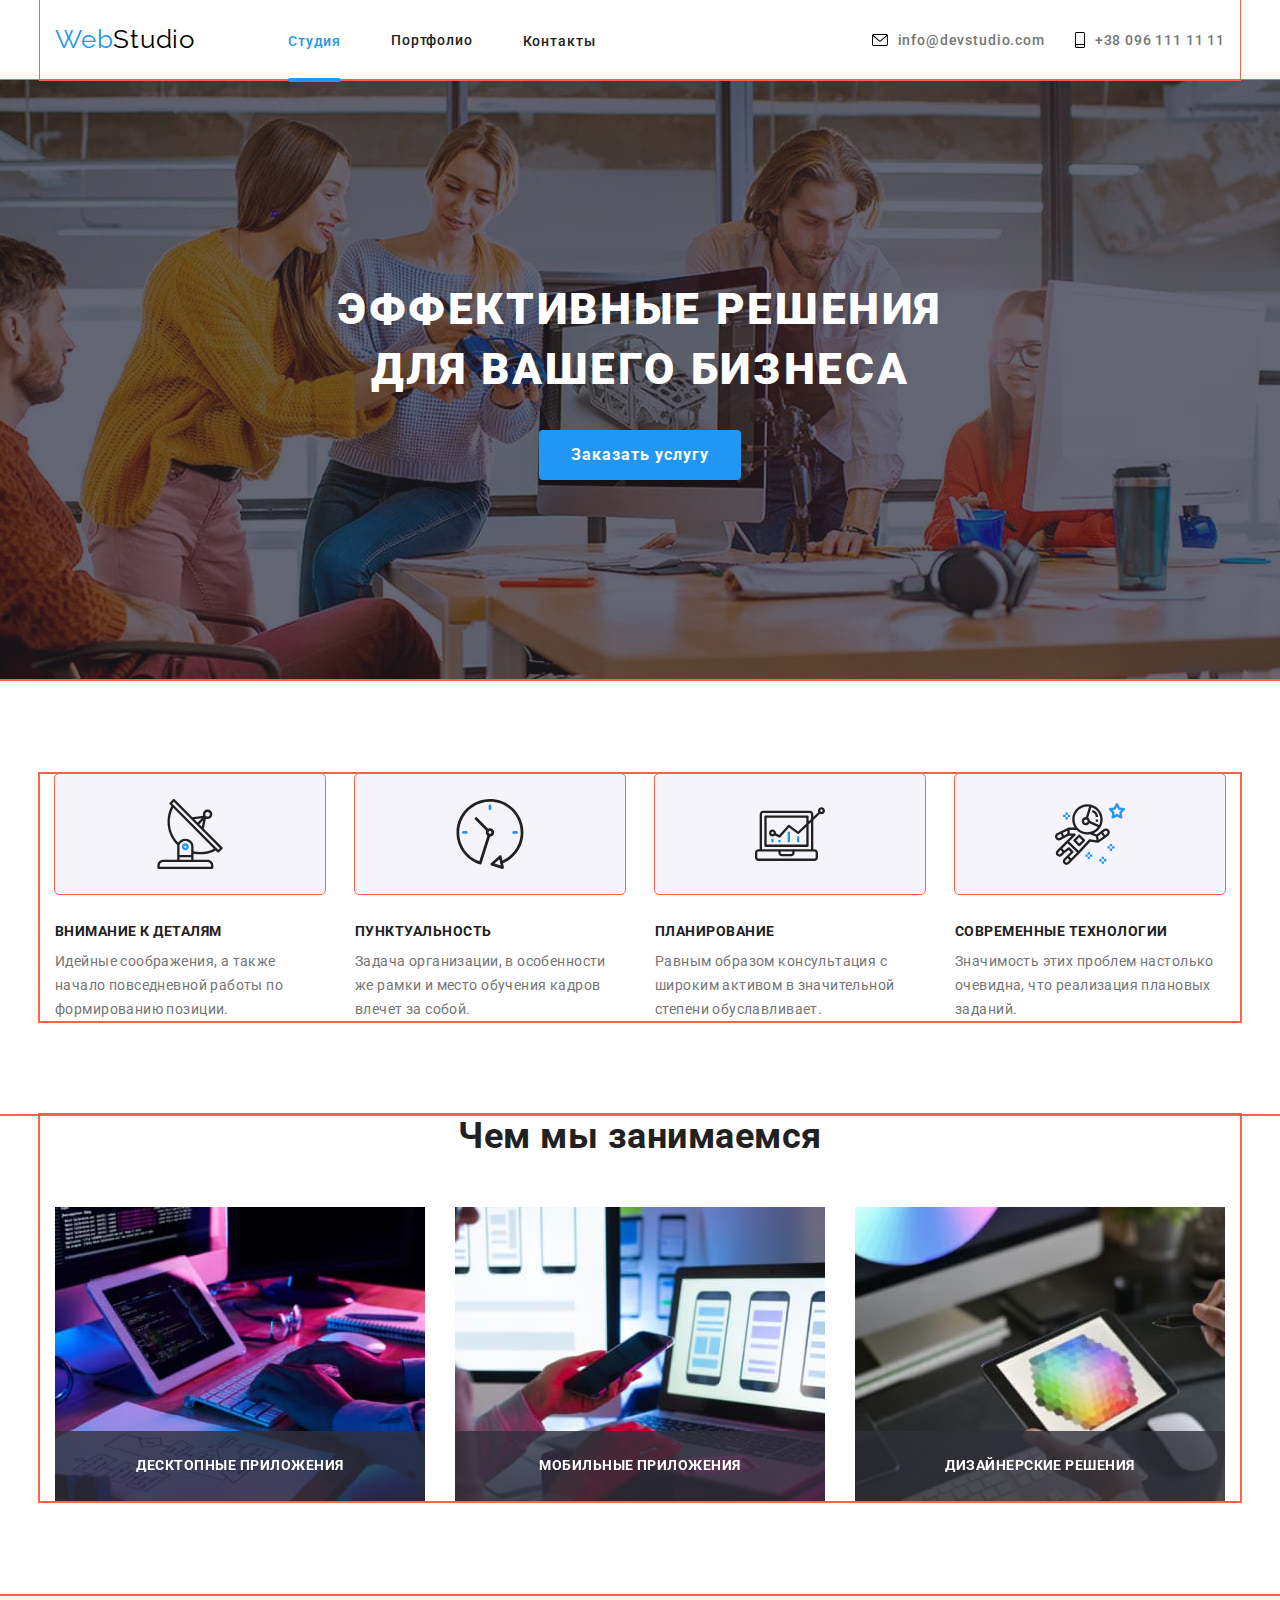
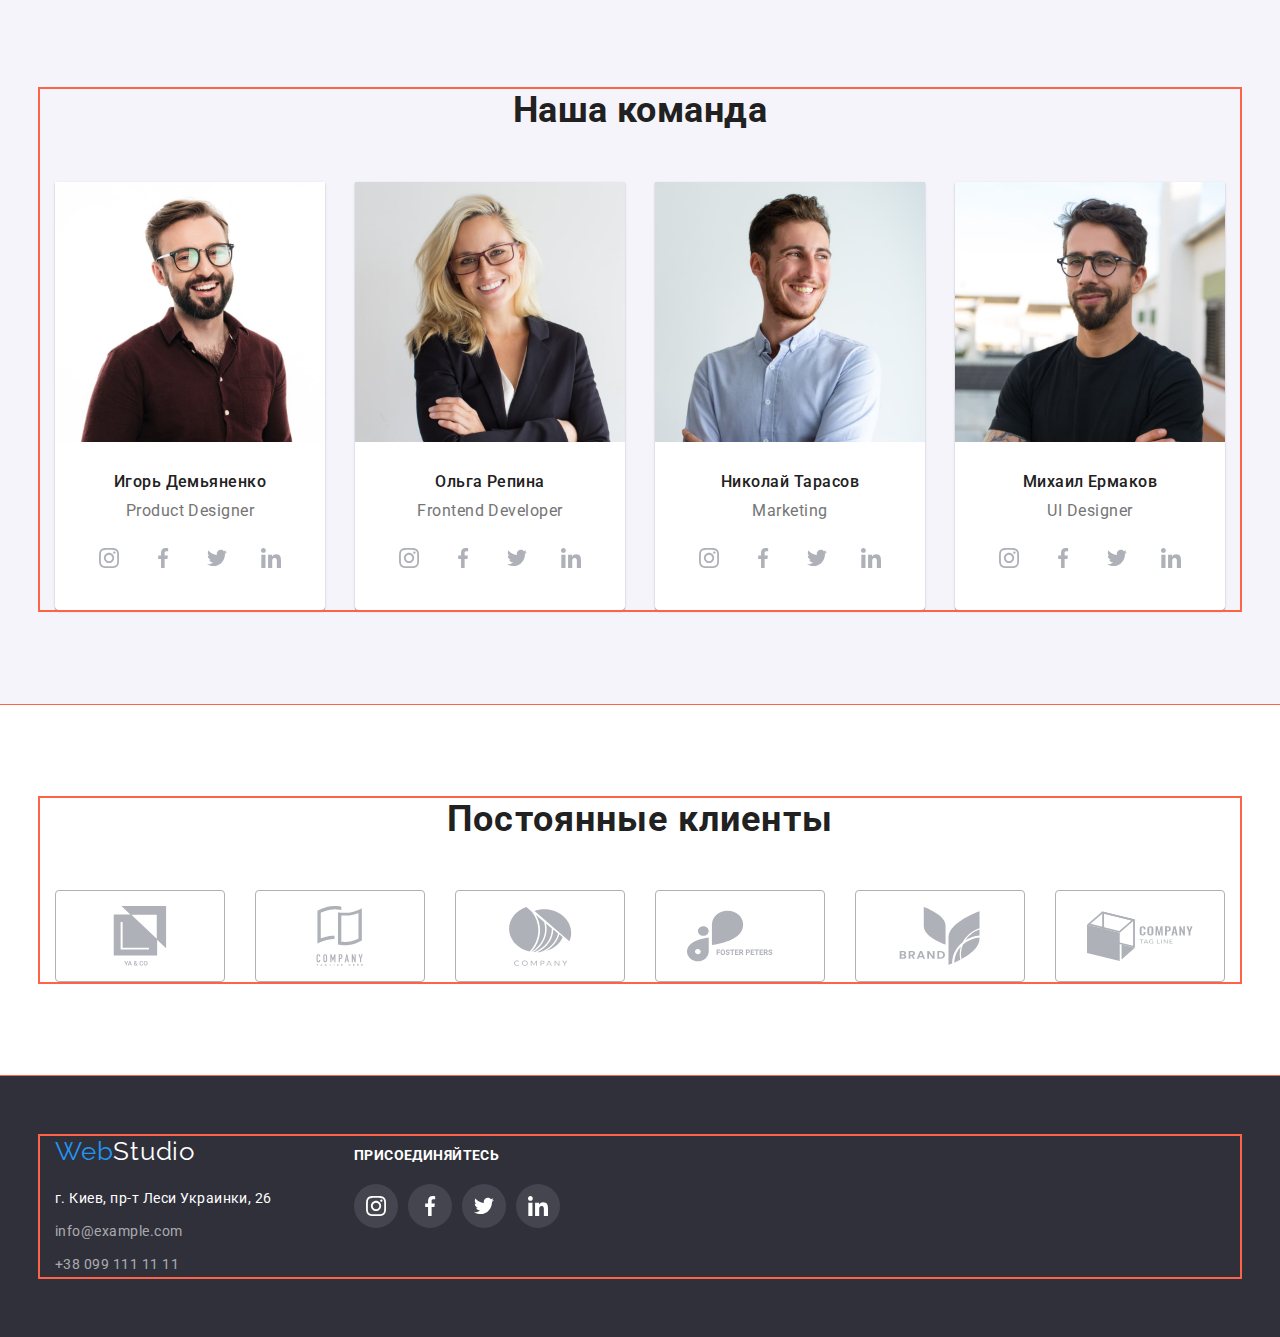
<file: index.html>
<!DOCTYPE html>
<html lang="ru">
<head>
    <meta charset="UTF-8">
    <meta http-equiv="X-UA-Compatible" content="IE=edge">
    <meta name="viewport" content="width=device-width, initial-scale=1.0">
    <title>Главная</title>
    <link rel="stylesheet" href="https://cdnjs.cloudflare.com/ajax/libs/modern-normalize/1.1.0/modern-normalize.min.css" integrity="sha512-wpPYUAdjBVSE4KJnH1VR1HeZfpl1ub8YT/NKx4PuQ5NmX2tKuGu6U/JRp5y+Y8XG2tV+wKQpNHVUX03MfMFn9Q==" crossorigin="anonymous" referrerpolicy="no-referrer" />
    <link rel="preconnect" href="https://fonts.googleapis.com">
    <link rel="preconnect" href="https://fonts.gstatic.com" crossorigin>
    <link href="https://fonts.googleapis.com/css2?family=Raleway:ital,wght@0,700;1,700&family=Roboto:ital,wght@0,400;0,500;0,700;0,900;1,400;1,500;1,700;1,900&display=swap" rel="stylesheet">
    <link rel="stylesheet" href="./css/styles.css">
</head>
<body>
<!---------- шапка сайта ----------->
    <header class="header">
        <div class="container">
            <a href="./index.html" class="logo"><span class="logo-blue">Web</span><span class="logo-black">Studio</span></a>
            <nav class="block-nav">
                <ul class="site-nav">
                    <li class="header-relative"><a href="./index.html" class="link studiya first">Студия</li>
                    <li class="link-pf-main"><a href="./portfolio.html" class="link portfolio portfolio-head">Портфолио</a></li>
                    <li><a href="#" class="link contacts">Контакты</a></li>
                </ul>
            </nav>
            <ul class="mail-tel">
                <li class="link-mail">
                    <a href="mailto:info@devstudio.com" class="link mail"><svg width="16px" height="12px" class="link-evenlope">
                        <use href="./images/svg/sprite.svg#icon-envelope"></use>
                    </svg>info@devstudio.com</a>
                </li>
                <li class="link-tel">
                    <a href="tel:+380961111111" class="link tel"><svg width="10px" height="16px" class="link-smartphone">
                        <use href="./images/svg/sprite.svg#icon-smartphone"></use>
                    </svg>+38 096 111 11 11</a>
                </li>
            </ul>
        </div>
    </header>
<!----------- main --------------->
    <main>
            <!--Блок Заголовок-->
        <section class="block-title">
            
            <h1 class="hero">ЭФФЕКТИВНЫЕ РЕШЕНИЯ ДЛЯ ВАШЕГО БИЗНЕСА</h1>
            <button data-modal-open class="button-main" type="button">Заказать услугу</button>

            <div data-modal class="backdrop is-hidden">
                <div class="modal">
                    <button data-modal-close class="button-modal">
                        <svg width="11px" height="11px" class="modal-close">
                            <use href="./images/svg/sprite.svg#icon-xvector"></use>
                        </svg>
                    </button>
                </div>
            </div>

        </section>

        <!-- <button data-modal-open>Открыть модальное окно</button>

            <div class="backdrop is-hidden" data-modal>
                <div class="modal">
                    <p>Lorem ipsum dolor, sit amet consectetur adipisicing elit. Vero temporibus odit rerum, nihil adipisci consectetur ex perferendis ullam nemo et harum voluptatem architecto dolorum minima deserunt molestias magnam. Laboriosam, nobis officia! Molestiae, culpa totam quasi maxime fuga perspiciatis accusantium eaque excepturi aperiam harum dolores voluptas. Nemo similique quos porro dolor voluptatum quae, cupiditate doloribus provident.</p>
                    <button data-modal-close>Закрыть</button>
                </div>
            </div> -->

            



            <!-- акценты в работе -->
        <section class="for-business">
            <div class="container">
                <h2 class="visually-hidden title-h2">Наші особливості</h2>
                <ul class="list-s1">
                    <li class="li-s1 li-s1-1">
                        <div class="forbusiness-li-div">
                            <svg width="70px" height="70px">
                                <use href="./images/svg/sprite.svg#icon-antenna"></use>
                            </svg>
                        </div>
                        <h3 class="title-s1">Внимание к деталям</h3>
                        <p class="p-s1">Идейные соображения, а также начало повседневной работы по формированию позиции.</p>
                    </li>
                    <li class="li-s1 li-s1-2">
                        <div class="forbusiness-li-div">
                            <svg width="70px" height="70px">
                                <use href="./images/svg/sprite.svg#icon-clock"></use>
                            </svg>
                        </div>
                        <h3 class="title-s1">Пунктуальность</h3>
                        <p class="p-s1">Задача организации, в особенности же рамки и место обучения кадров влечет за собой.</p>
                    </li>
                    <li class="li-s1 li-s1-3">
                        <div class="forbusiness-li-div">
                            <svg width="70px" height="70px">
                                <use href="./images/svg/sprite.svg#icon-diagram"></use>
                            </svg>
                        </div>
                        <h3 class="title-s1">Планирование</h3>
                        <p class="p-s1">Равным образом консультация с широким активом в значительной степени обуславливает.</p>
                    </li>
                    <li class="li-s1 li-s1-4">
                        <div class="forbusiness-li-div">
                            <svg width="70px" height="70px">
                                <use href="./images/svg/sprite.svg#icon-astronaut"></use>
                            </svg>
                        </div>
                        <h3 class="title-s1">Современные технологии</h3>
                        <p class="p-s1">Значимость этих проблем настолько очевидна, что реализация плановых заданий.</p>
                    </li>
                </ul>
            </div>
        </section>
            <!-- виды работ -->
        <section class="section2">
            <div class="container">
                <h2 class="title-s2">Чем мы занимаемся</h2>
                <ul class="list-s2">
                    <li class="li-work">
                            <img src="./images/main-jpg-squoosh/box1.jpg" alt="рабочий стол листом А4" width="370">
                            <div class="desktop-div">
                                <p>Десктопные приложения</p>
                            </div>
                    </li>
                    <li class="li-work li-work-2">
                        <img src="./images/main-jpg-squoosh/box2.jpg" alt="телефон в руке и на мониторе" width="370">
                    <div class="desktop-div">
                        <p>Мобильные приложения</p>
                    </div>
                    </li>
                    <li class="li-work">
                        <img src="./images/main-jpg-squoosh/box3.jpg" alt="цветовая раскладка на планшете" width="370">
                    <div class="desktop-div">
                        <p>Дизайнерские решения</p>
                    </div>
                    </li>
                </ul>
            </div>
        </section>
            <!-- состав команды -->
        <section class="team">
            <div class="container">
                <h2 class="title-s3">Наша команда</h2>
                <ul class="list-s3">
                    <li class="team-bg">
                        <img src="./images/main-jpg-squoosh/img-1.jpg" alt="чел в бордовой рубашке" width="270">
                        <div class="team-description">
                            <h3 class="name-s3">Игорь Демьяненко</h3>
                            <p class="job-s3">Product Designer</p>
                        </div>
                        <ul class="team-soc-net">
                            <li>
                                <a class="soc-link" href="#" rel="noopener noreferrer nofollow">
                                    <svg width="20px" height="20px" class="link-insta">
                                        <use href="./images/svg/sprite.svg#icon-instagram"></use>
                                    </svg>
                                </a>
                            </li>
                            <li><a class="soc-link" href="#" rel="noopener noreferrer nofollow">
                                <svg width="20px" height="20px" class="link-fb">
                                    <use href="./images/svg/sprite.svg#icon-facebook"></use>
                                </svg>
                                </a>
                            </li>
                            <li><a class="soc-link" href="#" rel="noopener noreferrer nofollow">
                                    <svg width="20px" height="20px" class="link-tw">
                                        <use href="./images/svg/sprite.svg#icon-twitter"></use>
                                    </svg>
                                </a>
                            </li>
                            <li><a class="soc-link" href="#" rel="noopener noreferrer nofollow">
                                    <svg width="20px" height="20px" class="link-in">
                                        <use href="./images/svg/sprite.svg#icon-linkedin"></use>
                                    </svg>
                                </a>
                            </li>
                        </ul>
                    </li>
                    <li class="team-bg">
                        <img src="./images/main-jpg-squoosh/img-2-2.jpg" alt="блондинка с веснушками" width="270">
                        <div class="team-description">
                            <h3 class="name-s3">Ольга Репина</h3>
                            <p class="job-s3">Frontend Developer</p>
                        </div>
                        <ul class="team-soc-net">
                            <li>
                                    <a class="soc-link" href="#" rel="noopener noreferrer nofollow">
                                        <svg width="20px" height="20px" class="link-insta">
                                            <use href="./images/svg/sprite.svg#icon-instagram"></use>
                                        </svg>
                                    </a>
                            </li>
                            <li><a class="soc-link" href="#" rel="noopener noreferrer nofollow">
                                        <svg width="20px" height="20px" class="link-fb">
                                            <use href="./images/svg/sprite.svg#icon-facebook"></use>
                                        </svg>
                                    </a>
                            </li>
                            <li><a class="soc-link" href="#" rel="noopener noreferrer nofollow">
                                        <svg width="20px" height="20px" class="link-tw">
                                            <use href="./images/svg/sprite.svg#icon-twitter"></use>
                                        </svg>
                                    </a>
                            </li>
                            <li><a class="soc-link" href="#" rel="noopener noreferrer nofollow">
                                        <svg width="20px" height="20px" class="link-in">
                                            <use href="./images/svg/sprite.svg#icon-linkedin"></use>
                                        </svg>
                                    </a>
                                </li>
                        </ul>
                    </li>
                    <li class="team-bg">
                            <img src="./images/main-jpg-squoosh/img-3-2.jpg" alt="чел в голубой рубашке" width="270">
                            <div class="team-description">
                                <h3 class="name-s3">Николай Тарасов</h3>
                                <p class="job-s3">Marketing</p>
                            </div>
                            <ul class="team-soc-net">
                                <li>
                                    <a class="soc-link" href="#" rel="noopener noreferrer nofollow">
                                        <svg width="20px" height="20px" class="link-insta">
                                            <use href="./images/svg/sprite.svg#icon-instagram"></use>
                                        </svg>
                                    </a>
                                </li>
                                <li><a class="soc-link" href="#" rel="noopener noreferrer nofollow">
                                        <svg width="20px" height="20px" class="link-fb">
                                            <use href="./images/svg/sprite.svg#icon-facebook"></use>
                                        </svg>
                                    </a>
                                </li>
                                <li><a class="soc-link" href="#" rel="noopener noreferrer nofollow">
                                        <svg width="20px" height="20px" class="link-tw">
                                            <use href="./images/svg/sprite.svg#icon-twitter"></use>
                                        </svg>
                                    </a>
                                </li>
                                <li><a class="soc-link" href="#" rel="noopener noreferrer nofollow">
                                        <svg width="20px" height="20px" class="link-in">
                                            <use href="./images/svg/sprite.svg#icon-linkedin"></use>
                                        </svg>
                                    </a>
                                </li>
                            </ul>
                    </li>
                    <li class="team-bg">
                        <img src="./images/main-jpg-squoosh/img-4-2.jpg" alt="чел в черной футболке" width="270">
                        <div class="team-description">
                            <h3 class="name-s3">Михаил Ермаков</h3>
                            <p class="job-s3">UI Designer</p>
                        </div>
                        <ul class="team-soc-net">
                                <li>
                                    <a class="soc-link" href="#" rel="noopener noreferrer nofollow">
                                        <svg width="20px" height="20px" class="link-insta">
                                            <use href="./images/svg/sprite.svg#icon-instagram"></use>
                                        </svg>
                                    </a>
                                </li>
                                <li><a class="soc-link" href="#" rel="noopener noreferrer nofollow">
                                        <svg width="20px" height="20px" class="link-fb">
                                            <use href="./images/svg/sprite.svg#icon-facebook"></use>
                                        </svg>
                                    </a>
                                </li>
                                <li><a class="soc-link" href="#" rel="noopener noreferrer nofollow">
                                        <svg width="20px" height="20px" class="link-tw">
                                            <use href="./images/svg/sprite.svg#icon-twitter"></use>
                                        </svg>
                                    </a>
                                </li>
                                <li><a class="soc-link" href="#" rel="noopener noreferrer nofollow">
                                        <svg width="20px" height="20px" class="link-in">
                                            <use href="./images/svg/sprite.svg#icon-linkedin"></use>
                                        </svg>
                                    </a>
                                </li>
                        </ul>
                    </li>
                </ul>
            </div>
        </section>
<!-------- Постоянные клиенты --------->
        <section class="clients">
            <div class="container">
                <h2 class="main-clients">Постоянные клиенты</h2>
                <ul  class="main-clients-list">
                    <li class="main-clients-li">
                        <a href="#" rel="noopener noreferrer nofollow" class="main-clients-link">
                            <svg width="41px" height="47" class="name-company">
                                <use href="./images/svg/sprite.svg#icon-group-1">
                                </use>
                            </svg>
                        </a>
                    </li>
                    <li>
                        <a href="#" rel="noopener noreferrer nofollow" class="main-clients-link">
                            <svg  width="40px" height="52" class="name-company">
                                <use href="./images/svg/sprite.svg#icon-group-2">
                                </use>
                            </svg>
                        </a>
                    </li>
                    <li><a href="#" rel="noopener noreferrer nofollow" class="main-clients-link">
                                <svg width="44px" height="41" class="name-company">
                                    <use href="./images/svg/sprite.svg#icon-group-3">
                                    </use>
                                </svg>
                            </a>
                    </li>
                    <li><a href="#" rel="noopener noreferrer nofollow" class="main-clients-link">
                                <svg width="84px" height="41" class="name-company">
                                    <use href="./images/svg/sprite.svg#icon-group-4">
                                    </use>
                                </svg>
                            </a>
                    </li>
                    <li><a href="#" rel="noopener noreferrer nofollow" class="main-clients-link">
                                <svg width="63px" height="45" class="name-company">
                                    <use href="./images/svg/sprite.svg#icon-group-5">
                                    </use>
                                </svg>
                            </a>
                    </li>
                    <li><a href="#" rel="noopener noreferrer nofollow" class="main-clients-link">
                                <svg width="94px" height="44" class="name-company">
                                    <use class="eee" href="./images/svg/sprite.svg#icon-group-6">
                                    </use>
                                </svg>
                            </a>
                    </li>
                </ul>
            </div>
        </section>
    </main>
    <!-- контакты поддержки -->
    <footer class="footer">
        <div class="container footer-container">
            <div class="footer-logo-adress">
                <a href="./index.html" class="logo"><span class="logo-blue">Web</span><span class="logo-white">Studio</span></a>
                <address>
                    <ul class="address">
                        <li><a href="https://goo.gl/maps/CPtrU1FHBa2aNyZL9" target="_blank" rel="noopener noreferrer" class="location"> г. Киев, пр-т Леси Украинки, 26</a></li>
                        <li  class="mail-footer-li"><a href="mailto:info@example.com" class="mail-footer">info@example.com </a></li>
                        <li><a href="tel:+380991111111" class="tel-nom">+38 099 111 11 11</a></li>
                    </ul>
                </address>
            </div>
            <div class="footer-connent-networks">
                <h3 class="conect">Присоединяйтесь</h3>
                <ul class="team-soc-net-footer">
                    <li class="footer-li-link">
                        <a class="soc-link-footer" href="#" rel="noopener noreferrer nofollow">
                            <svg width="20px" height="20px" class="link-insta">
                                <use href="./images/svg/sprite.svg#icon-instagram"></use>
                            </svg>
                        </a>
                    </li>
                    <li class="footer-li-link"><a class="soc-link-footer" href="#" rel="noopener noreferrer nofollow">
                            <svg width="20px" height="20px" class="link-fb">
                                <use href="./images/svg/sprite.svg#icon-facebook"></use>
                            </svg>
                        </a>
                    </li>
                    <li class="footer-li-link"><a class="soc-link-footer" href="#" rel="noopener noreferrer nofollow">
                            <svg width="20px" height="20px" class="link-tw">
                                <use href="./images/svg/sprite.svg#icon-twitter"></use>
                            </svg>
                        </a>
                    </li>
                    <li class="footer-li-link"><a class="soc-link-footer" href="#" rel="noopener noreferrer nofollow">
                            <svg width="20px" height="20px" class="link-in">
                                <use href="./images/svg/sprite.svg#icon-linkedin"></use>
                            </svg>
                        </a>
                    </li>
                </ul>
            </div>
        </div>
    </footer>

<!-- <div class="div">
    <ul class="ul">
        <li class="li">1</li>
        <li class="li">2</li>
        <li class="li">3</li>
        <li class="li">4</li>
        <li class="li">5</li>
        <li class="li">6</li>
        <li class="li">7</li>
        <li class="li">8</li>
        <li class="li">9</li>
        <li class="li">10</li>
    </ul>
</div> -->

<script src="./js/modal.js"></script>
</body>
</html>
</file>
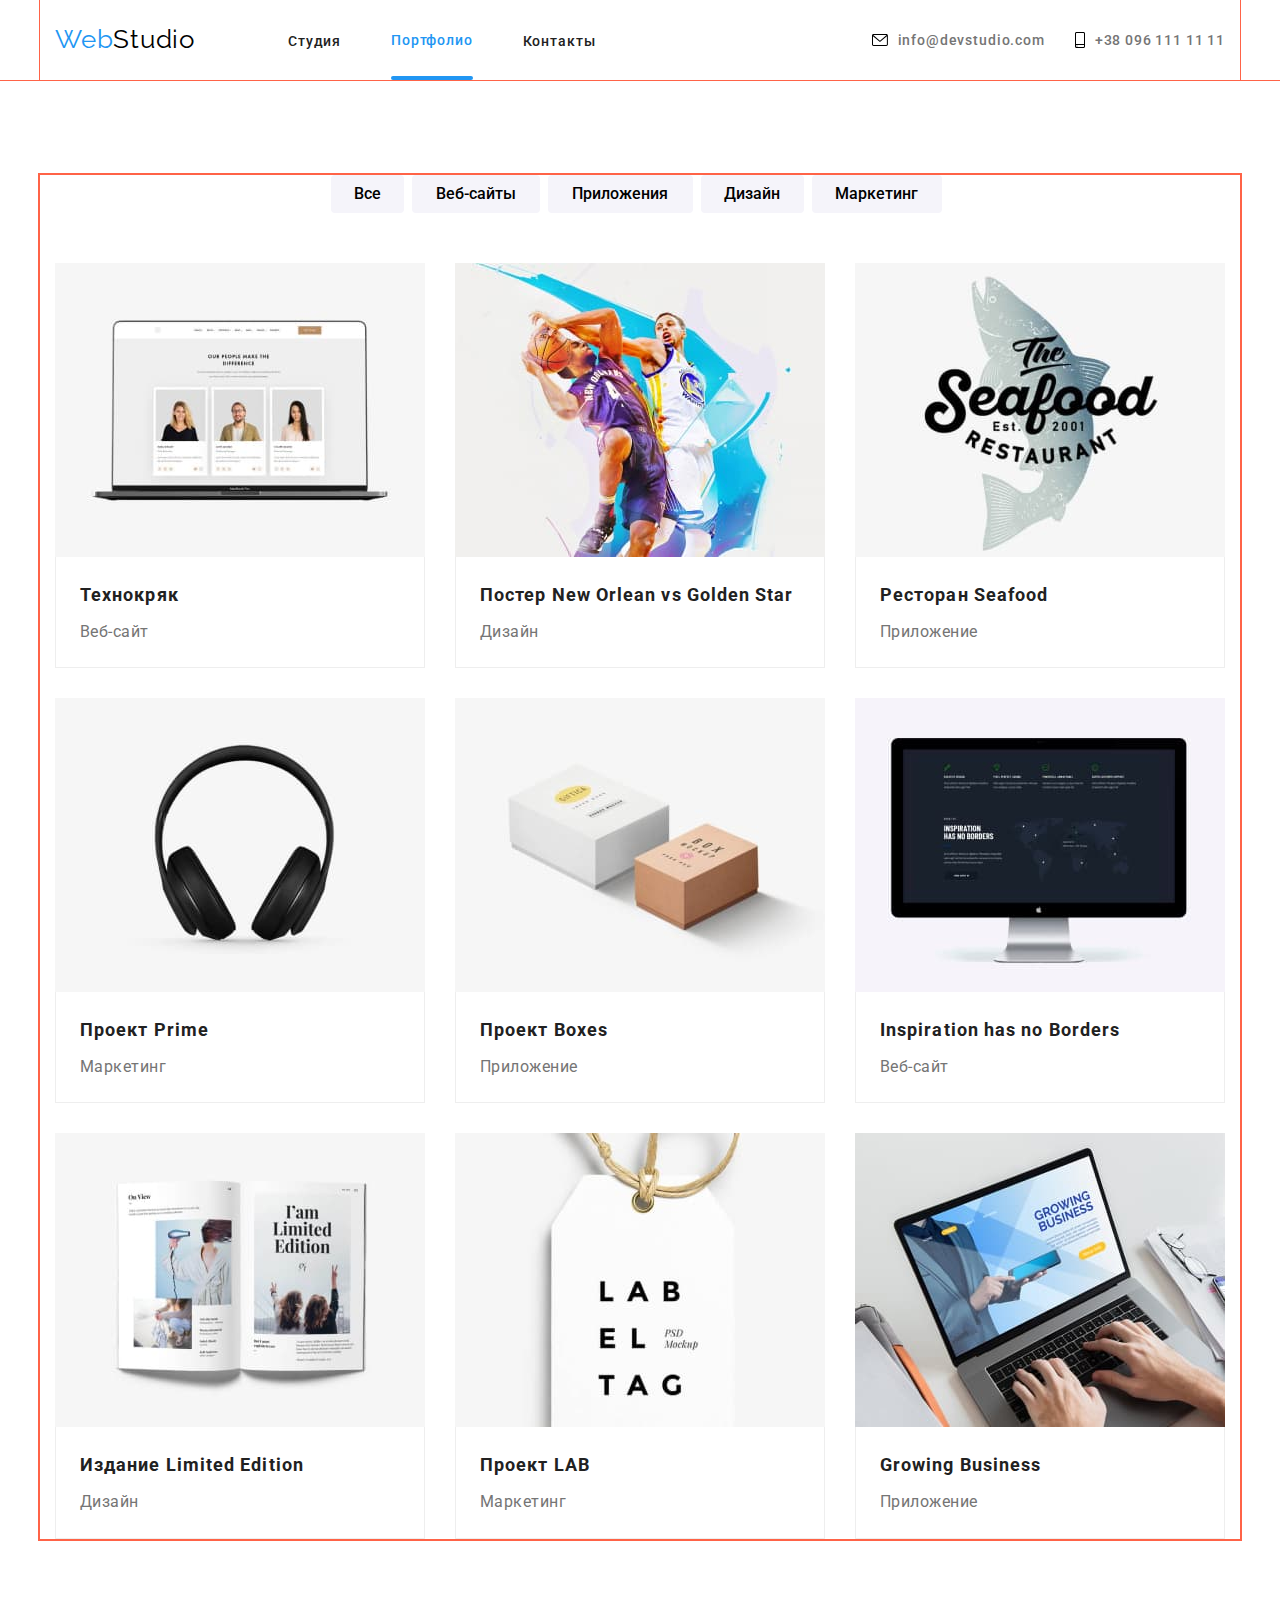
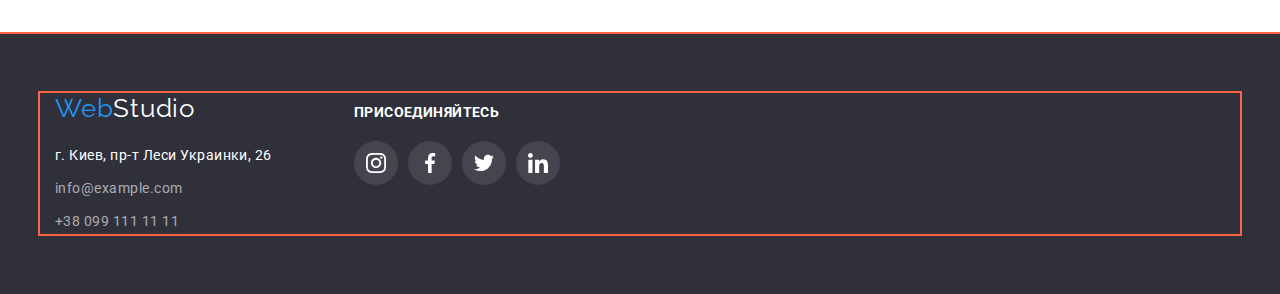
<file: portfolio.html>
<!DOCTYPE html>
<html lang="ru">
<head>
    <meta charset="UTF-8">
    <meta http-equiv="X-UA-Compatible" content="IE=edge">
    <meta name="viewport" content="width=device-width, initial-scale=1.0">
    <title>Портфолио</title>
    <link rel="stylesheet" href="https://cdnjs.cloudflare.com/ajax/libs/modern-normalize/1.1.0/modern-normalize.min.css" integrity="sha512-wpPYUAdjBVSE4KJnH1VR1HeZfpl1ub8YT/NKx4PuQ5NmX2tKuGu6U/JRp5y+Y8XG2tV+wKQpNHVUX03MfMFn9Q==" crossorigin="anonymous" referrerpolicy="no-referrer" />
    <link rel="preconnect" href="https://fonts.googleapis.com">
    <link rel="preconnect" href="https://fonts.gstatic.com" crossorigin>
    <link href="https://fonts.googleapis.com/css2?family=Raleway:ital,wght@0,700;1,700&family=Roboto:ital,wght@0,400;0,500;0,700;0,900;1,400;1,500;1,700;1,900&display=swap" rel="stylesheet">
    <link rel="stylesheet" href="./css/styles.css">
</head>
<body>
    <!-- шапка сайта -->
    <header class="header header-border">
        <div class="container container-pf">
            <a href="./index.html" class="logo"><span class="logo-blue">Web</span><span class="logo-black">Studio</span></a>
            <nav class="block-nav">
                <ul class="site-nav">
                    <li><a href="./index.html" class="link studiya">Студия</a></li>
                    <li class="link-pf-main"><a href="./portfolio.html" class="link portfolio second portfolio-head">Портфолио</a></li>
                    <li><a href="#" class="link contacts">Контакты</a></li>
                </ul>
            </nav>
            <ul class="mail-tel">
                <li class="link-mail">
                    <a href="mailto:info@devstudio.com" class="link mail"><svg width="16px" height="12px" class="link-evenlope">
                            <use href="./images/svg/sprite.svg#icon-envelope"></use>
                        </svg>info@devstudio.com</a>
                </li>
                <li class="link-tel">
                    <a href="tel:+380961111111" class="link tel"><svg width="10px" height="16px" class="link-smartphone">
                            <use href="./images/svg/sprite.svg#icon-smartphone"></use>
                        </svg>+38 096 111 11 11</a>
                </li>
            </ul>
        </div>
    </header>
    <main>
        <section class="main-portfolio">
            <div class="container">
                <h1 class="visually-hidden">Портфолио</h1>
                <ul class="ul-button">
                    <li class="pf-li-but-all"><button type="button" class="button-portfolio-all button-portfolio">Все</button></li>
                    <li class="pf-li-but-ws"><button type="button" class="button-portfolio-websites button-portfolio">Веб-сайты</button></li>
                    <li class="pf-li-but-apps"><button type="button" class="button-portfolio-apps button-portfolio">Приложения</button></li>
                    <li class="pf-li-but-des"><button type="button" class="button-portfolio-design button-portfolio">Дизайн</button></li>
                    <li class="pf-li-but-mark"><button type="button" class="button-portfolio-marketing button-portfolio">Маркетинг</button></li>
                </ul>
                <div class="portfolio-link-main">
                    <ul class="ul-portfolio">
                        <li class="li-pf-img">
                            <a href="#" target="_blank" class="link-pf">
                                <div class="pf-main-foto">
                                    <img src="./images/portfolio-jpg-sguoosh/img-6.jpg" alt="3 человека на экране" width="370" class="img-pf">
                                    <p class="portf-text-resurse">Ресурс предлагает комплексные предложения с разным уровнем функционала и сервисов. Все это позволит посетителю получить исчерпывающие сведения  о компании или частном лице.</p>
                                </div>
                                <div class="title-fhoto-pf">
                                    <h2 class="title-img">Технокряк</h2>
                                    <p class="p-portfolio">Веб-сайт</p>
                                </div>
                            </a>
                        </li>
                        <li class="li-pf-img">
                            <a href="#" target="_blank" class="link-pf">
                                <div class="pf-main-foto">
                                    <img src="./images/portfolio-jpg-sguoosh/img-7.jpg" alt="Баскетбол" width="370" class="img-pf">
                                    <p class="portf-text-resurse">Ресурс предлагает комплексные предложения с разным уровнем функционала и сервисов. Все это
                                        позволит посетителю получить исчерпывающие сведения  о компании или частном лице.</p>
                                </div>
                                <div class="title-fhoto-pf">
                                    <h2 class="title-img">Постер New Orlean vs Golden Star</h2>
                                    <p class="p-portfolio">Дизайн</p>
                                </div>
                            </a>
                        </li>
                        <li class="li-pf-img">
                            <a href="#" target="_blank" class="link-pf">
                                <div class="pf-main-foto">
                                    <img src="./images/portfolio-jpg-sguoosh/img-8.jpg" alt="Ресторан морской еды" width="370" class="img-pf">
                                    <p class="portf-text-resurse">Ресурс предлагает комплексные предложения с разным уровнем функционала и сервисов. Все это
                                        позволит посетителю получить исчерпывающие сведения  о компании или частном лице.</p>
                                </div>
                                <div class="title-fhoto-pf">
                                    <h2 class="title-img">Ресторан Seafood</h2>
                                    <p class="p-portfolio">Приложение</p>
                                </div>
                            </a>
                        </li>
                        <li class="li-pf-img">
                            <a href="#" target="_blank" class="link-pf">
                                <div class="pf-main-foto">
                                    <img src="./images/portfolio-jpg-sguoosh/img-9.jpg" alt="наушники" width="370" class="img-pf">
                                    <p class="portf-text-resurse">Ресурс предлагает комплексные предложения с разным уровнем функционала и сервисов. Все это
                                        позволит посетителю получить исчерпывающие сведения  о компании или частном лице.</p>
                                </div>
                                <div class="title-fhoto-pf">
                                    <h2 class="title-img">Проект Prime</h2>
                                    <p class="p-portfolio">Маркетинг</p>
                                </div>
                            </a>
                        </li>
                        <li class="li-pf-img">
                            <a href="#" target="_blank" class="link-pf">
                                <div class="pf-main-foto">
                                    <img src="./images/portfolio-jpg-sguoosh/img-10.jpg" alt="2 коробки" width="370" class="img-pf">
                                    <p class="portf-text-resurse">Ресурс предлагает комплексные предложения с разным уровнем функционала и сервисов. Все это
                                        позволит посетителю получить исчерпывающие сведения  о компании или частном лице.</p>
                                </div>
                                <div class="title-fhoto-pf">
                                    <h2 class="title-img">Проект Boxes</h2>
                                    <p class="p-portfolio">Приложение</p>
                                </div>
                            </a>
                        </li>
                        <li class="li-pf-img">
                            <a href="#" target="_blank" class="link-pf">
                                <div class="pf-main-foto">
                                    <img src="./images/portfolio-jpg-sguoosh/img-11.jpg" alt="IMac" width="370" class="img-pf">
                                    <p class="portf-text-resurse">Ресурс предлагает комплексные предложения с разным уровнем функционала и сервисов. Все это
                                        позволит посетителю получить исчерпывающие сведения  о компании или частном лице.</p>
                                </div>
                                <div class="title-fhoto-pf">
                                    <h2 class="title-img">Inspiration has no Borders</h2>
                                    <p class="p-portfolio">Веб-сайт</p>
                                </div>
                            </a>
                        </li>
                        <li class="li-pf-img">
                            <a href="#" target="_blank" class="link-pf">
                                <div class="pf-main-foto">
                                    <img src="./images/portfolio-jpg-sguoosh/img-12.jpg" alt="book" width="370" class="img-pf">
                                    <p class="portf-text-resurse">Ресурс предлагает комплексные предложения с разным уровнем функционала и сервисов. Все это
                                        позволит посетителю получить исчерпывающие сведения  о компании или частном лице.</p>
                                </div>
                                <div class="title-fhoto-pf">
                                    <h2 class="title-img">Издание Limited Edition</h2>
                                    <p class="p-portfolio">Дизайн</p>
                                </div>
                            </a>
                        </li>
                        <li class="li-pf-img">
                            <a href="#" target="_blank" class="link-pf">
                                <div class="pf-main-foto">
                                    <img src="./images/portfolio-jpg-sguoosh/img-13.jpg" alt="этикетка" width="370" class="img-pf">
                                    <p class="portf-text-resurse">Ресурс предлагает комплексные предложения с разным уровнем функционала и сервисов. Все это
                                        позволит посетителю получить исчерпывающие сведения  о компании или частном лице.</p>
                                </div>
                                <div class="title-fhoto-pf">
                                    <h2 class="title-img">Проект LAB</h2>
                                    <p class="p-portfolio">Маркетинг</p>
                                </div>
                            </a>
                        </li>
                        <li class="li-pf-img">
                            <a href="#" target="_blank" class="link-pf">
                                <div class="pf-main-foto">
                                    <img src="./images/portfolio-jpg-sguoosh/img-14.jpg" alt="макбук и 2 руки" width="370" class="img-pf">
                                    <p class="portf-text-resurse">Ресурс предлагает комплексные предложения с разным уровнем функционала и сервисов. Все это
                                        позволит посетителю получить исчерпывающие сведения  о компании или частном лице.</p>
                                </div>
                                <div class="title-fhoto-pf">
                                    <h2 class="title-img">Growing Business</h2>
                                    <p class="p-portfolio">Приложение</p>
                                </div>
                            </a>
                        </li>
                    </ul>
                </div>
            </div>
        </section>
    </main>
    <!-- контакты поддержки -->
    <footer class="footer">
        <div class="container footer-container">
            <div class="footer-logo-adress">
                <a href="./index.html" class="logo"><span class="logo-blue">Web</span><span
                        class="logo-white">Studio</span></a>
                <address>
                    <ul class="address">
                        <li><a href="https://goo.gl/maps/CPtrU1FHBa2aNyZL9" target="_blank" rel="noopener noreferrer"
                                class="location"> г. Киев, пр-т Леси Украинки, 26</a></li>
                        <li class="mail-footer-li"><a href="mailto:info@example.com" class="mail-footer">info@example.com
                            </a></li>
                        <li><a href="tel:+380991111111" class="tel-nom">+38 099 111 11 11</a></li>
                    </ul>
                </address>
            </div>
            <div class="footer-connent-networks">
                <h3 class="conect">Присоединяйтесь</h3>
                <ul class="team-soc-net-footer">
                    <li class="footer-li-link">
                        <a class="soc-link-footer" href="#" rel="noopener noreferrer nofollow">
                            <svg width="20px" height="20px" class="link-insta">
                                <use href="./images/svg/sprite.svg#icon-instagram"></use>
                            </svg>
                        </a>
                    </li>
                    <li class="footer-li-link"><a class="soc-link-footer" href="#" rel="noopener noreferrer nofollow">
                            <svg width="20px" height="20px" class="link-fb">
                                <use href="./images/svg/sprite.svg#icon-facebook"></use>
                            </svg>
                        </a>
                    </li>
                    <li class="footer-li-link"><a class="soc-link-footer" href="#" rel="noopener noreferrer nofollow">
                            <svg width="20px" height="20px" class="link-tw">
                                <use href="./images/svg/sprite.svg#icon-twitter"></use>
                            </svg>
                        </a>
                    </li>
                    <li class="footer-li-link"><a class="soc-link-footer" href="#" rel="noopener noreferrer nofollow">
                            <svg width="20px" height="20px" class="link-in">
                                <use href="./images/svg/sprite.svg#icon-linkedin"></use>
                            </svg>
                        </a>
                    </li>
                </ul>
            </div>
        </div>
    </footer>
</body>
</html>
</file>
<file: css/styles.css>
html {
    box-sizing: border-box;
}

*,
*::before,
*::after {
    box-sizing: inherit;
}

body {
    margin: 0;
    
    background-color: var(--font-сolor-white);
    color: var(--font-сolor-black-p);
    font-family: Roboto, sans-serif;
    letter-spacing: var(--letter-spacing-m)

    /* font-family: 'Raleway', sans-serif; */
}

ul, ol {
    list-style: none;
    padding: 0;
    margin: 0;
}

a {
    text-decoration: none;
    color: currentColor;
}

address {
    
}

button {
    font-family: inherit;
    cursor: pointer;
}

h1,
h2,
h3,
h4,
h5,
h6,
p {
    margin: 0;
}

img {
    display: block;
    max-width: 100%;
    height: auto;
}

button {
    cursor: pointer;
}

.visually-hidden {
    position: absolute;
    white-space: nowrap;
    width: 1px;
    height: 1px;
    overflow: hidden;
    border: 0;
    padding: 0;
    clip: rect(0 0 0 0);
    clip-path: inset(50%);
    margin: -1px;
}

:root {
    --background-button-main: #188CE8;
    --background-color-white: #FFFFFF;
    --background-color-black: #2F303A;
    --background-color-grey: #F5F4FA;
    --background-color-blue: #2196F3;
    --font-сolor-blue: #2196F3;
    --font-сolor-black-logo: #000000;
    --font-сolor-white: #FFFFFF;
    --font-сolor-black-p: #757575;
    --font-сolor-black-other: #212121;
    --font-color-border: #ECECEC;
    --font-color-footer-mail-tel: rgba(255, 255, 255, 0.6);
    --letter-spacing-s: 0.02em;
    --letter-spacing-m: 0.03em;
    --letter-spacing-l: 0.06em;
}

.button-main {
    text-align: center;
    margin-top: 30px;
    padding: 10px 32px;
    display: inline-block;
    border: none;
    box-shadow: 0px 4px 4px rgba(0, 0, 0, 0.15);
    border-radius: 4px;

    background: var(--background-color-blue);
    color: var(--font-сolor-white);
    font-weight: 700;
    font-size: 16px;
    line-height: 1.88;
    min-width: 200px;
    letter-spacing: var(--letter-spacing-l);
}

.button-main:hover,
.button-main:focus {
    box-shadow: 0px 4px 4px rgba(0, 0, 0, 0.15);
    border-radius: 4px;
    
    background: var(--background-button-main);
    transition: 250ms cubic-bezier(0.4, 0, 0.2, 1);
}
    

.container {
    margin-left: auto;
    margin-right: auto;

    width: 1200px;
    padding-left: 15px;
    padding-right: 15px;
    outline: 2px solid tomato;
}

/*---------- Header-------------- */

.header > .container {
    outline: 1px solid tomato;

    display: flex;
    align-items: center;
    height: 80px;
}

.header-border {
    border-bottom: 1px solid var(--font-color-border);
}

/* ---------Logo------------ */

.logo {
    font-size: 26px;
    line-height: 1.2;
    padding-top: 24px;
    padding-bottom: 25px;
}

.logo-blue {
    color: var(--font-сolor-blue);
    font-family: Raleway, sans-serif;
    letter-spacing: var(--letter-spacing-m);
}

.logo-black {
    color: var(--font-сolor-black-logo);
    font-family: Raleway, sans-serif;
    letter-spacing: var(--letter-spacing-m);
}

.logo-white {
    color: var(--font-сolor-white);
    font-family: Raleway, sans-serif;
    letter-spacing: var(--letter-spacing-m);
}



.header-relative {
    position: relative;
}

.header-relative::after {
    content: "";
    position: absolute;
    width: 100%;
    height: 4px;

    display: block;

    background: var(--background-color-blue);
    border-radius: 2px;

    margin-top: 28px;
}


.second.portfolio-head {
    position: relative;
}


.second.portfolio-head::after {
    content: "";
    position: absolute;
    width: 100%;
    height: 4px;
        
    display: block;
        
    background: var(--background-color-blue);
    border-radius: 2px;
        
    margin-top: 28px;
}



/*------ Nav ---------*/

.block-nav {
    margin-left: 93px;
}

.site-nav .link {
    color: var(--font-сolor-black-other);
    padding-top: 32px;
    padding-bottom: 32px;
    transition: 250ms cubic-bezier(0.4, 0, 0.2, 1);
}
.site-nav .link:hover, 
.site-nav .link:focus {
    color: var(--font-сolor-blue);
    
}

.link.studiya.first {
    color: var(--font-сolor-blue);
}

.site-nav, .mail-tel {
    padding: 0;
    margin: 0;
    display: flex;
    justify-content: center;
    align-items: center;
}

.studiya, .portfolio, .contacts, .mail, .tel {
    font-weight: 500;
    font-size: 14px;
    line-height: 1.15;
    letter-spacing: var(--letter-spacing-l);
}

.mail-tel .link {
    color: var(--font-сolor-black-p);
}

.link-tel {
    margin-left: 30px;
    padding-bottom: 32px;
    padding-top: 32px;
}

.link-mail {
    padding-bottom: 32px;
    padding-top: 32px;
}

.mail-tel {
    margin-left: auto;
}

.link.mail, .link.tel {
    display: flex;
    align-items: center;
    transition: 250ms cubic-bezier(0.4, 0, 0.2, 1);
}

.link.mail:hover,
.link.mail:focus,
.link.tel:hover,
.link.tel:focus {
color: var(--background-button-main);

}

.link.mail:hover .link-evenlope,
.link.mail:focus .link-evenlope,
.link.tel:hover .link-smartphone,
.link.tel:focus .link-smartphone {
fill: var(--background-button-main);

}

.link-evenlope,
.link-smartphone {
    margin-right: 10px;
    display: block;
    transition: 250ms cubic-bezier(0.4, 0, 0.2, 1);
}








.link-pf-main {
    display: flex;
    align-items: center;
    margin-left: 50px;
    margin-right: 50px;
}

/* ------------MAIN--------------- */

/* Блок Заголовок */

.block-title {
    text-align: center;
    padding-top: 200px;
    padding-bottom: 200px;
    margin-left: auto;
    margin-right: auto;

    background-color: var(--background-color-black);
    background-image: linear-gradient(to right, rgba(47, 48, 58, 0.4), rgba(47, 48, 58, 0.4)), url(../images/main-jpg-squoosh/Img-6-2.jpg);
    max-width: 1600px;
    min-height: 600px;
    background-position: center;
    background-repeat: no-repeat;

    outline: 1px solid tomato;
}

.hero {
    max-width: 696px;
    color: var(--font-сolor-white);
    font-weight: 900;
    font-size: 44px;
    line-height: 1.36;
    letter-spacing: var(--letter-spacing-l);

    margin: 0 auto;

}


/* -------Модалньое окно ----------*/

.backdrop {
    position: fixed;
    top: 0;
    left: 0;
    width: 100%;
    height: 100%;
    background-color: rgb(255, 99, 71, 0.5);
    transition: 250ms cubic-bezier(0.4, 0, 0.2, 1);
}

.backdrop.is-hidden {
    opacity: 0;
    pointer-events: none;
}

.modal {
    position: absolute;
    top: 50%;
    left: 50%;
    transform: translate(-50%, -50%);

    width: 528px;
    height: 581px;

    background-color: var(--background-color-white);
    box-shadow: 0px 1px 3px rgba(0, 0, 0, 0.12), 0px 1px 1px rgba(0, 0, 0, 0.14), 0px 2px 1px rgba(0, 0, 0, 0.2);
    border-radius: 4px;
   

    padding: 8px;
    text-align: end;
}

.button-modal {
    width: 30px;
    height: 30px;
    background: var(--background-color-white);
    border: 1px solid rgba(0, 0, 0, 0.1);
    border-radius: 50%;
}





/* акценты в работе */

.for-business {
    padding-top: 94px;
    padding-bottom: 94px;

    outline: 1px solid tomato;
}

.list-s1 {
    padding-left: 0;
    display: flex;
}

.li-s1 {
    width: 300px;
    margin-right: 30px;
}

.forbusiness-li-div {
    margin-bottom: 30px;
    height: 120px;
    outline: 1px solid tomato;
    border-radius: 4px;
    background-color: var(--background-color-grey);
    display: flex;
    justify-content: center;
    align-items: center;
}

.li-s1:last-child {
    margin-right: 0;
}

.title-h2,
.list-s1 {
    margin-top: 0;
    margin-bottom: 0;
}

.title-s1 {
    margin-bottom: 10px;
    margin-top: 0;

    color: var(--font-сolor-black-other);
    text-transform: uppercase;
    font-weight: 700;
    font-size: 14px;
    line-height: 1.14;
}

.p-s1 {
    margin-bottom: 0;
    margin-top: 0;

    font-weight: 400;
    font-size: 14px;
    line-height: 1.7;
    letter-spacing: 0.03em;
}




/* виды работ */

.section2 {
    outline: 1px solid tomato;

    padding-bottom: 94px;
}

.title-s2 {
    margin-top: 0;
    margin-bottom: 50px;
    text-align: center;

    color: var(--font-сolor-black-other);
    font-weight: 700;
    font-size: 36px;
    line-height: 1.17;
}

.list-s2 {
    margin-top: 0;
    margin-bottom: 0;
    padding-left: 0;
    display: flex;
}

.li-work-2 {
    margin-right: 30px;
    margin-left: 30px;
}

.li-work {
    position: relative;
}

.desktop-div {
    position: absolute;
    bottom: 0;

    width: 370px;
    height: 70px;

    font-weight: 700;
    font-size: 14px;
    line-height: 1.14;
    text-align: center;
    text-transform: uppercase;
    background: rgba(47, 48, 58, 0.8);
    color: var(--font-сolor-white);

    padding: 27px 0 27px;
}




/* состав команды */
.team {
    background-color: var(--background-color-grey);
    padding-top: 94px;
    padding-bottom: 94px;

    outline: 1px solid tomato;
}

.team-bg {
    box-shadow: 0px 1px 3px rgba(0, 0, 0, 0.12), 0px 1px 1px rgba(0, 0, 0, 0.14), 0px 2px 1px rgba(0, 0, 0, 0.2);
    border-radius: 0px 0px 4px 4px;

    background-color: var(--background-color-white);
    margin-right: 30px;
    padding-bottom: 30px;
}

.team-bg:last-child {
    margin-right: 0;
}

.team-description {
    padding-top: 30px;
    padding-bottom: 16px;
}

.title-s3 {
    text-align: center;
    margin-top: 0;
    margin-bottom: 0;
    margin-bottom: 50px;

    color: var(--font-сolor-black-other);
    font-weight: 700;
    font-size: 36px;
    line-height: 1.17;
}

.list-s3 {
    margin-top: 0;
    margin-bottom: 0;
    padding-left: 0;
    display: flex;
}

.name-s3 {
    margin-top: 0;
    margin-bottom: 10px;
    text-align: center;

    color: var(--font-сolor-black-other);
    font-weight: 500;
    font-size: 16px;
    line-height: 1.19;
}

.job-s3 {
    margin-top: 0px;
    margin-bottom: 0px;
    text-align: center;

    font-weight: 400;
    font-size: 16px;
    line-height: 1.19;
}


/* Команда социальные сети */

.team-soc-net {
    display: flex;
    text-align: center;
    justify-content: space-between;
    padding-left: 32px;
    padding-right: 32px;
}

.soc-link {
    display: flex;
    width: 44px;
    height: 44px;
    align-items: center;
    justify-content: center;
    border-radius: 50%;
    fill: #AFB1B8;
    transition: 250ms cubic-bezier(0.4, 0, 0.2, 1);
}

.soc-link:hover,
.soc-link:focus {
background-color: var(--background-color-blue);
fill: var(--font-сolor-white);

}

/* --------Постоянные клиенты---------- */

.clients {
    padding-top: 94px;
    padding-bottom: 94px;
}

.main-clients {
    margin-bottom: 50px;
    display: block;

    font-weight: 700;
    font-size: 36px;
    line-height: 1.17;
    text-align: center;
    letter-spacing: 0.03em;
    color: var(--font-сolor-black-other);
}

.main-clients-li {
    
}

.main-clients-list {
    margin-top: 0;
    margin-bottom: 0;
    display: flex;
    justify-content: space-between;
}


.main-clients-link:hover .name-company,
.main-clients-link:focus .name-company {
    fill: var(--font-сolor-blue);
    transition: 2500ms cubic-bezier(0.4, 0, 0.2, 1);
}
    

.main-clients-link {
    color: #AFB1B8;
    display: flex;
    align-items: center;
    justify-content: center;
    width: 170px;
    height: 92px;
    border: 1px solid #AFB1B8;
    border-radius: 4px;
}

.main-clients-link:hover,
.main-clients-link:focus {
    border: 1px solid #2196F3;
    
}



.name-company {
    width: 106px;
    height: 60px;
    fill: #AFB1B8;
}




/* контакты поддержки */

.footer {
    background-color: var(--background-color-black);

    outline: 1px solid tomato;
    padding-top: 60px;
    padding-bottom: 60px;
}

.container.footer {
    display: flex;
}

.footer-logo-adress {
    margin-right: 70px;
}

.location {
    color: var(--font-сolor-white);
    font-weight: 400;
    font-size: 14px;
    line-height: 1.71;
    font-style: normal;
}

.mail-footer-li {
    margin-top: 9px;
    margin-bottom: 9px;
}

.mail-footer,
.tel-nom {
    color: var(--font-color-footer-mail-tel);
    font-weight: 400;
    font-size: 14px;
    line-height: 1.71;
    font-style: normal;
    transition: 250ms cubic-bezier(0.4, 0, 0.2, 1);
}

.mail-footer:hover,
.mail-footer:focus {
    color: var(--font-сolor-blue);
    
}

.tel-nom:hover,
.tel-nom:focus {
    color: var(--font-сolor-blue);
}



.footer-container {
    display: flex;
}

.address {
    margin-top: 0;
    margin-bottom: 0;
    padding-left: 0;
    margin-top: 20px;
}

.footer-connent-networks {
    padding: 12px;
}

.conect {
    margin-top: 0;
    margin-bottom: 20px;

    font-size: 14px;
    line-height: 1.14;
    letter-spacing: 0.03em;
    text-transform: uppercase;
    
    color: var(--font-сolor-white)
}

.team-soc-net-footer {
    display: flex;
}

.soc-link-footer {
    display: flex;
    width: 44px;
    height: 44px;
    align-items: center;
    justify-content: center;
    border-radius: 50%;
    fill: var(--font-сolor-white);
    background-color:  rgba(255, 255, 255, 0.1);
    margin-right: 10px;
    transition: 250ms cubic-bezier(0.4, 0, 0.2, 1);
}

.footer-li-link.soc-link-footer {
    margin-right: 0;
}


.soc-link-footer:hover,
.soc-link-footer:focus {
    background-color: var(--background-color-blue);
    
}



/* ------------Portfolio.html ---------------*/

.main-portfolio {
    outline: 1px solid tomato;

    padding-top: 94px;
    padding-bottom: 94px;
}

.img-pf {
    display: block;
}

.title-fhoto-pf {
    border: 1px solid #EEEEEE;
    border-top: none;
    padding: 20px 24px;
}

.link.portfolio.second {
    color: var(--font-сolor-blue);
}

.button-portfolio-all:hover,
.button-portfolio-websites:hover,
.button-portfolio-apps:hover,
.button-portfolio-design:hover,
.button-portfolio-marketing:hover {
    box-shadow: 0px 3px 1px rgba(0, 0, 0, 0.1), 0px 1px 2px rgba(0, 0, 0, 0.08), 0px 2px 2px rgba(0, 0, 0, 0.12);
    color: var(--font-сolor-white);
    background-color: var(--background-color-blue);
    
}

.button-portfolio-all:focus,
.button-portfolio-websites:focus,
.button-portfolio-apps:focus,
.button-portfolio-design:focus,
.button-portfolio-marketing:focus {
    box-shadow: 0px 3px 1px rgba(0, 0, 0, 0.1), 0px 1px 2px rgba(0, 0, 0, 0.08), 0px 2px 2px rgba(0, 0, 0, 0.12);
    color: var(--font-сolor-white);
    background-color: var(--background-color-blue);
    transition: 250ms cubic-bezier(0.4, 0, 0.2, 1);
}

.button-portfolio {
    border: none;
    border-radius: 4px;
    text-align: center;
    padding: 6px 22px;
    display: inline-block;

    background-color: var(--background-color-grey);
    font-weight: 500;
    font-size: 16px;
    line-height: 1.6;
}

.button-portfolio-all {
    min-width: 73px;
    transition: 250ms cubic-bezier(0.4, 0, 0.2, 1);
}

.button-portfolio-websites {
    min-width: 128px;
    transition: 250ms cubic-bezier(0.4, 0, 0.2, 1);
}

.button-portfolio-apps {
    min-width: 145px;
    transition: 250ms cubic-bezier(0.4, 0, 0.2, 1);
}

.button-portfolio-design {
    min-width: 103px;
    transition: 250ms cubic-bezier(0.4, 0, 0.2, 1);
}

.button-portfolio-marketing {
    min-width: 130px;
    transition: 250ms cubic-bezier(0.4, 0, 0.2, 1);
}

.ul-button {
    margin-bottom: 50px;
    margin-top: 0;
    padding-left: 0;
    display: flex;
    justify-content: center;
}

.pf-li-but-all,
.pf-li-but-ws,
.pf-li-but-apps,
.pf-li-but-des,
.pf-li-but-mark {
    margin-right: 8px;
}

.ul-portfolio {
    margin-top: 0;
    margin-bottom: 0;
    padding-left: 0;
    display: flex;
    flex-wrap: wrap;
}


.li-pf-img {
    margin-right: 30px;
    margin-bottom: 30px;
}






.pf-main-foto {
    position: relative;
    overflow: hidden;
}

.portf-text-resurse {
    position: absolute;
    top: 0;
    left: 0;

    font-size: 18px;
    line-height: 1.56;
    letter-spacing: var(--letter-spacing-m);
    color: var(--font-сolor-white);

    min-height: 294px;
    padding: 63px 24px;
    background-color: rgba(33, 150, 243, 0.9);
    
    transform: translateY(100%);
    transition: 250ms cubic-bezier(0.4, 0, 0.2, 1);
}

.pf-main-foto:hover .portf-text-resurse {
    transform: translateY(0%);
}

.link-pf:focus .portf-text-resurse {
    transform: translateY(0%);
}





.li-pf-img:hover,
.li-pf-img:focus {
    background: #FFFFFF;
    box-shadow: 0px 1px 1px rgba(0, 0, 0, 0.12), 0px 4px 4px rgba(0, 0, 0, 0.06), 1px 4px 6px rgba(0, 0, 0, 0.16);
}

.li-pf-img:nth-child(3n) {
    margin-right: 0px;
}

.li-pf-img:nth-last-child(-n+3) {
    margin-bottom: 0px;
}

.title-img {
    margin-top: 0;
    margin-bottom: 0;

    color: var(--font-сolor-black-other);
    font-weight: 700;
    font-size: 18px;
    line-height: 2;
    letter-spacing: var(--letter-spacing-l);
}

.p-portfolio {
    color: var(--font-сolor-black-p);
    font-weight: 400;
    font-size: 16px;
    line-height: 1.9;
    margin-top: 4px;
    margin-bottom: 0;
}





/* .li-s1-1::before {
    margin-bottom: 56px;

    display: block;
    content: "";
    height: 120px;
    outline: 1px solid tomato;
    background-image: url(../images/svg/center/antenna.svg);
    background-repeat: no-repeat;
    background-position: center;
    background-color: var(--background-color-grey);
} */



/* .header-relative {
    max-width: 49px;
    max-height: 48px;
}

.link.studiya.first {
}

.studiya-hover {
    background: var(--background-color-blue);
    border-radius: 2px;
} */
</file>
